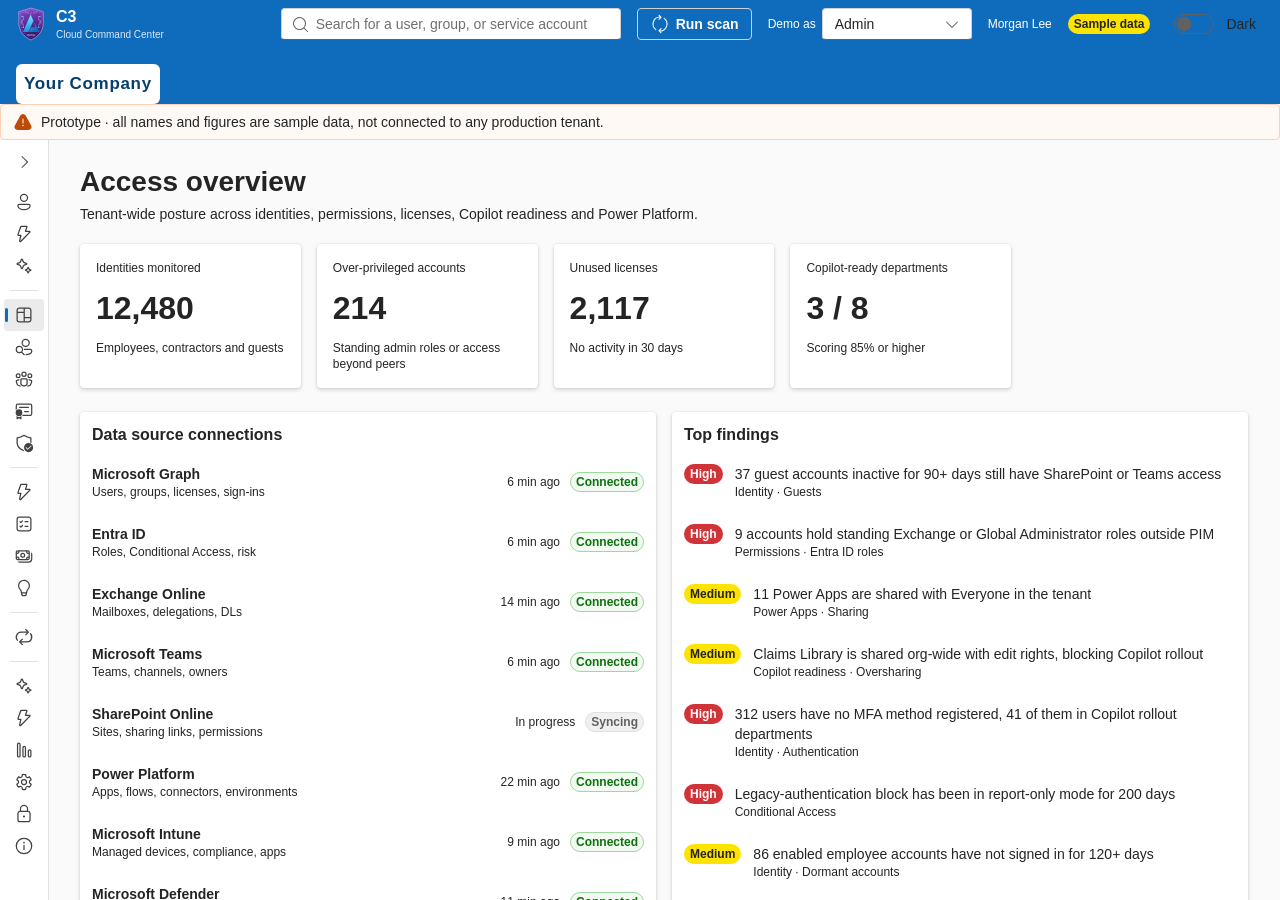
<file: index.html>
<!doctype html>
<html lang="en">
  <head>
    <meta charset="UTF-8" />
    <meta name="viewport" content="width=device-width, initial-scale=1.0" />
    <title>C3</title>
    <style>html,body,#root{height:100%;margin:0;overflow:hidden}</style>
    <link rel="icon" type="image/svg+xml" href="./eaip-logo.svg" />
    <meta name="theme-color" content="#4a2284" />
    <script type="module" crossorigin src="./assets/main-C1pZRd8N.js"></script>
    <link rel="modulepreload" crossorigin href="./assets/modulepreload-polyfill-P2Xu9kJm.js">
    <link rel="stylesheet" crossorigin href="./assets/main-D5Pa1UQq.css">
  </head>
  <body>
    <div id="root"></div>
  </body>
</html>
</file>
<file: assets/main-D5Pa1UQq.css>
.ab{--ab-deep:#04233f;--ab-navy:#063f6b;--ab-ink:#183b5d;--ab-blue:#0090cb;--ab-link:#0062a3;--ab-sky:#7ccbef;--ab-paper:#f7f7f7;--ab-gray:#4a4b4e;--ab-good:#2ba672;--ab-warn:#ffd35f;--ab-bad:#f14760;--ab-serif:"Didot", "Bodoni MT", "Playfair Display", "Iowan Old Style", "Palatino Linotype", Georgia, serif;--ab-mono:"Cascadia Mono", Consolas, "SF Mono", Menlo, monospace;--ab-sans:Lato, "Segoe UI Variable Text", "Segoe UI", system-ui, sans-serif;font-family:var(--ab-sans);color:#fff;margin:-24px -32px;overflow-x:hidden}.ab *,.ab :before,.ab :after{box-sizing:border-box}.ab button{cursor:pointer;font-family:inherit}.ab :focus-visible{outline:2px solid var(--ab-sky);outline-offset:3px}.ab-hero{background:radial-gradient(1200px 700px at 78% 40%, #0b5a94 0%, transparent 60%), linear-gradient(160deg, var(--ab-navy), var(--ab-deep) 70%);grid-template-rows:auto 1fr auto;gap:24px;min-height:min(92vh,880px);padding:26px clamp(20px,5vw,72px) 44px;display:grid;position:relative;overflow:hidden}.ab-hero:before{content:"";z-index:1;pointer-events:none;background:linear-gradient(100deg,#0000 40%,#7ccbef1a 50%,#0000 60%);animation:11s ease-in-out infinite abSweep;position:absolute;inset:-20%}.ab-net{opacity:.75;z-index:0;width:100%;height:100%;position:absolute;inset:0}.ab-mast{z-index:2;font:12px var(--ab-mono);letter-spacing:.18em;text-transform:uppercase;color:var(--ab-sky);border-bottom:1px solid #fff3;flex-wrap:wrap;justify-content:space-between;gap:16px;padding-bottom:14px;display:flex;position:relative}.ab-hero-body{z-index:2;grid-template-columns:minmax(0,1.35fr) minmax(280px,.65fr);align-items:end;gap:40px;display:grid;position:relative}.ab-h1{font-family:var(--ab-serif);letter-spacing:-.035em;margin:0;font-size:clamp(46px,8.4vw,132px);font-weight:400;line-height:.93}.ab-h1 em{color:var(--ab-sky);font-style:italic}.ab-lede{color:#ffffffdb;max-width:560px;margin:28px 0 0;font-size:clamp(16px,1.5vw,20px);line-height:1.55}.ab-cta{flex-wrap:wrap;gap:12px;margin-top:30px;display:flex}.ab-btn{color:#fff;min-height:46px;font:600 13px var(--ab-mono);letter-spacing:.14em;text-transform:uppercase;background:0 0;border:1px solid #fff;border-radius:2px;padding:0 22px;transition:background .2s,color .2s}.ab-btn:hover{color:var(--ab-ink);background:#fff}.ab-btn.solid{background:var(--ab-blue);border-color:var(--ab-blue)}.ab-btn.solid:hover{color:var(--ab-ink);background:#fff;border-color:#fff}.ab-term{-webkit-backdrop-filter:blur(4px);backdrop-filter:blur(4px);height:240px;font:12px/1.9 var(--ab-mono);color:#cfeaf7;background:#031a2fcc;border:1px solid #7ccbef59;padding:12px 14px;position:relative;overflow:hidden}.ab-term:after{content:"";pointer-events:none;background:linear-gradient(#031a2f,#0000 22% 78%,#031a2f);position:absolute;inset:0}.ab-term-track{animation:22s linear infinite abScroll}.ab-term b{color:var(--ab-blue);font-weight:600}.ab-term i{color:var(--ab-good);font-style:normal}.ab-term-cap{z-index:2;letter-spacing:.16em;color:var(--ab-sky);font-size:10px;position:absolute;top:8px;right:12px}.ab-ticker{background:var(--ab-deep);border-block:1px solid #7ccbef40;overflow:hidden}.ab-ticker-track{width:max-content;animation:46s linear infinite abTick;display:flex}.ab-ticker span{font:12px var(--ab-mono);letter-spacing:.2em;text-transform:uppercase;color:var(--ab-sky);white-space:nowrap;padding:14px 28px}.ab-ticker span:after{content:"—";color:var(--ab-blue);margin-left:56px}.ab-stats{background:var(--ab-paper);color:var(--ab-ink);grid-template-columns:repeat(auto-fit,minmax(210px,1fr));display:grid}.ab-stat{border-right:1px solid #dde1e6;padding:clamp(28px,4vw,52px) clamp(20px,3vw,40px)}.ab-stat:last-child{border-right:0}.ab-stat-n{font-family:var(--ab-serif);letter-spacing:-.03em;font-size:clamp(44px,6vw,84px);line-height:1}.ab-stat-l{font:12px/1.5 var(--ab-mono);letter-spacing:.1em;text-transform:uppercase;color:var(--ab-gray);margin-top:10px}.ab-ch{padding:clamp(56px,9vw,120px) clamp(20px,5vw,72px)}.ab-ch.light{color:var(--ab-ink);background:#fff}.ab-ch.dark{background:var(--ab-ink);color:#fff}.ab-ch-in{grid-template-columns:minmax(0,.9fr) minmax(0,1.1fr);align-items:center;gap:clamp(28px,5vw,76px);max-width:1280px;margin:0 auto;display:grid}.ab-ch.flip .ab-copy{order:2}.ab-num{font-family:var(--ab-serif);color:#0000;-webkit-text-stroke:1px currentColor;opacity:.3;font-size:clamp(84px,12vw,180px);line-height:.8}.ab-kick{font:12px var(--ab-mono);letter-spacing:.22em;text-transform:uppercase;color:var(--ab-blue);margin:18px 0 14px}.dark .ab-kick{color:var(--ab-sky)}.ab-h2{font-family:var(--ab-serif);letter-spacing:-.025em;margin:0 0 20px;font-size:clamp(32px,4.4vw,62px);font-weight:400;line-height:1.02}.ab-h2 em{color:var(--ab-link);font-style:italic}.dark .ab-h2 em{color:var(--ab-sky)}.ab-body{opacity:.88;max-width:520px;margin:0 0 22px;font-size:17px;line-height:1.65}.ab-list{max-width:520px;margin:0;padding:0;list-style:none}.ab-list li{border-top:1px solid #7f8c9b59;padding:11px 0 11px 28px;font-size:15px;position:relative}.ab-list li:before{content:"—";color:var(--ab-blue);font-family:var(--ab-mono);position:absolute;left:0}.ab-scene{color:#dff3fb;font-family:var(--ab-mono);background:#031a2f;border-radius:4px;overflow:hidden;box-shadow:0 30px 80px #04233f59,0 0 0 1px #7ccbef4d}.ab-scene:not(.is-live) *,.ab-scene:not(.is-live) :before,.ab-scene:not(.is-live) :after{animation-play-state:paused!important}.ab-bar{letter-spacing:.14em;text-transform:uppercase;background:#021527;border-bottom:1px solid #7ccbef2e;align-items:center;gap:12px;padding:9px 14px;font-size:11px;display:flex}.ab-bar .t{color:var(--ab-sky);text-overflow:ellipsis;white-space:nowrap;flex:1;overflow:hidden}.ab-rec{color:#ff6b81;animation:1.4s steps(2,end) infinite abBlink}.ab-tc{color:#fff;font-variant-numeric:tabular-nums}.ab-stage{aspect-ratio:16/10;padding:18px;position:relative;overflow:hidden}.ab-stage:before{content:"";z-index:3;pointer-events:none;background:repeating-linear-gradient(0deg,#ffffff09 0 1px,#0000 1px 3px);position:absolute;inset:0}.ab-stage:after{content:"";z-index:3;pointer-events:none;background:linear-gradient(100deg,#0000 45%,#7ccbef14 50%,#0000 55%);animation:6s linear infinite abSweep;position:absolute;inset:-30% -60%}.ab-loop{background:#ffffff1a;height:3px}.ab-loop i{background:var(--ab-blue);transform-origin:0;height:100%;animation:10s linear infinite abLoop;display:block}.ab-pill{letter-spacing:.08em;text-transform:uppercase;border-radius:999px;padding:2px 8px;font-size:10px;display:inline-block}.ab-pill.g{color:#6fe0b1;background:#2ba67240}.ab-pill.w{color:var(--ab-warn);background:#ffd35f38}.ab-pill.b{color:#ff8fa0;background:#f1476040}.ab-pill.i{color:var(--ab-sky);background:#0090cb4d}.ab-search{border:1px solid var(--ab-blue);background:#0090cb1a;align-items:center;gap:8px;height:38px;padding:0 12px;font-size:13px;display:flex}.ab-type{white-space:nowrap;--n:18;animation:10s steps(18,end) infinite abType;display:inline-block;overflow:hidden}.ab-caret{background:var(--ab-sky);width:7px;height:16px;animation:1s steps(2,end) infinite abBlink}.ab-tiles{grid-template-columns:repeat(3,1fr);gap:10px;margin-top:14px;display:grid}.ab-tile{background:#7ccbef0f;border:1px solid #7ccbef4d;padding:10px;animation:10s ease-out infinite backwards abTile}.ab-tile h5{letter-spacing:.16em;text-transform:uppercase;color:var(--ab-sky);margin:0 0 8px;font-size:10px;font-weight:400}.ab-sk{background:#ffffff38;border-radius:3px;height:6px;margin-bottom:6px}.ab-cmp{gap:6px;display:grid;position:relative}.ab-cmp-row{border:1px solid #0000;grid-template-columns:1.2fr .5fr .5fr;align-items:center;padding:7px 10px;font-size:12px;display:grid}.ab-cmp-row.h{color:var(--ab-sky);letter-spacing:.16em;text-transform:uppercase;font-size:10px}.ab-cmp-row.diff{animation:5s ease-in-out infinite abDiff}.ab-cmp-row .y{color:#6fe0b1}.ab-cmp-row .n{color:#ff8fa0}.ab-scan{border-bottom:1px solid var(--ab-blue);pointer-events:none;background:linear-gradient(#0000,#0090cb40,#0000);height:36px;animation:5s linear infinite abScan;position:absolute;top:0;left:0;right:0}.ab-seats{grid-template-columns:repeat(14,1fr);gap:7px;display:grid}.ab-seats i{aspect-ratio:1;background:var(--ab-blue);border-radius:50%}.ab-seats i.idle{background:var(--ab-warn);animation:8s ease-in-out infinite abIdle}.ab-swap{height:54px;margin-top:16px;position:relative}.ab-swap div{align-items:baseline;gap:10px;display:flex;position:absolute;inset:0}.ab-swap b{font:400 34px var(--ab-serif)}.ab-swap .a{animation:8s infinite abSwapA}.ab-swap .b{color:#6fe0b1;animation:8s infinite abSwapB}.ab-rd{grid-template-columns:1fr 120px;align-items:center;gap:18px;display:grid}.ab-mx{grid-template-columns:repeat(6,1fr);gap:5px;display:grid}.ab-mx i{background:#1b3b57;border-radius:2px;height:26px;animation:9s ease-in-out infinite abCell}.ab-ring{width:120px;height:120px;position:relative}.ab-ring svg{transform:rotate(-90deg)}.ab-ring circle{fill:none;stroke-width:9px}.ab-ring .bg{stroke:#1b3b57}.ab-ring .fg{stroke:var(--ab-blue);stroke-dasharray:289;stroke-linecap:round;animation:9s ease-in-out infinite abRing}.ab-ring span{font:400 28px var(--ab-serif);place-items:center;display:grid;position:absolute;inset:0}.ab-gv{width:100%;height:100%}.ab-gv .ed{stroke:#7ccbef59;stroke-width:1px;stroke-dasharray:3 5;animation:1.2s linear infinite abDash}.ab-gv .nd{fill:var(--ab-blue)}.ab-gv .orph{fill:var(--ab-bad);animation:7s ease-in-out infinite abOrph}.ab-kpis{z-index:2;flex-wrap:wrap;gap:8px;display:flex;position:absolute;bottom:14px;left:18px;right:18px}.ab-bars{gap:11px;display:grid}.ab-bar-row{grid-template-columns:84px 1fr 54px;align-items:center;gap:10px;font-size:11px;display:grid}.ab-track{background:#ffffff14;height:12px}.ab-fill{background:linear-gradient(90deg, var(--ab-link), var(--ab-blue));height:100%;animation:10s ease-in-out infinite abBar}.ab-save{z-index:2;font:400 30px var(--ab-serif);color:#6fe0b1;animation:10s infinite abSave;position:absolute;bottom:14px;right:18px}.ab-chat{gap:12px;font-size:12px;display:grid}.ab-msg{max-width:92%;padding:10px 12px;line-height:1.7}.ab-msg.u{border:1px solid var(--ab-blue);background:#0090cb40;justify-self:end}.ab-msg.a{background:#ffffff0f;border:1px solid #7ccbef40}.ab-ln{white-space:nowrap;width:calc(var(--n) * 1ch);animation:abLine 13s steps(var(--n)) infinite;display:block;overflow:hidden}.ab-flow{grid-template-columns:repeat(4,1fr);gap:10px;padding-top:34px;display:grid;position:relative}.ab-st{text-align:center;letter-spacing:.1em;text-transform:uppercase;border:1px solid #7ccbef40;padding:14px 10px;font-size:11px;animation:8s ease-in-out infinite abStage}.ab-st small{letter-spacing:0;text-transform:none;opacity:.7;margin-top:6px;display:block}.ab-tok{background:var(--ab-blue);width:14px;height:14px;box-shadow:0 0 16px var(--ab-blue);border-radius:50%;animation:8s linear infinite abTok;position:absolute;top:8px;left:6%}.ab-arch{gap:14px;display:grid}.ab-path{grid-template-columns:repeat(5,auto 1fr) auto;align-items:center;display:grid}.ab-nd{border:1px solid var(--ab-sky);letter-spacing:.08em;text-transform:uppercase;text-align:center;background:#7ccbef14;padding:9px 8px;font-size:10px}.ab-wire{background:repeating-linear-gradient(90deg, var(--ab-blue) 0 6px, transparent 6px 12px);background-size:12px 2px;min-width:8px;height:2px;animation:.7s linear infinite abWire}.ab-chips{flex-wrap:wrap;gap:8px;display:flex}.ab-chips span{letter-spacing:.1em;text-transform:uppercase;border:1px solid #7ccbef59;padding:5px 10px;font-size:10px;animation:6s ease-in-out infinite abGlow}.ab-road{background:var(--ab-paper);color:var(--ab-ink);padding:clamp(48px,7vw,96px) clamp(20px,5vw,72px)}.ab-road-in{max-width:1280px;margin:0 auto}.ab-road h3{font:400 clamp(28px, 3.4vw, 46px) var(--ab-serif);letter-spacing:-.02em;margin:8px 0 28px}.ab-line{background:#d6dbe1;height:3px;margin-bottom:26px;position:relative}.ab-line i{background:var(--ab-blue);transform-origin:0;animation:9s ease-in-out infinite abLoop;position:absolute;inset:0}.ab-phases{grid-template-columns:repeat(auto-fit,minmax(240px,1fr));gap:28px;display:grid}.ab-phase h4{font:12px var(--ab-mono);letter-spacing:.2em;text-transform:uppercase;color:var(--ab-link);margin:0 0 8px}.ab-phase p{color:var(--ab-gray);margin:0;font-size:15px;line-height:1.6}.ab-also{flex-wrap:wrap;gap:10px;margin-top:34px;display:flex}.ab-also span{border:1px solid var(--ab-ink);font:11px var(--ab-mono);letter-spacing:.14em;text-transform:uppercase;padding:8px 14px}.ab-close{text-align:center;background:radial-gradient(900px 500px at 50% 0%, #0b5a94, transparent 70%), var(--ab-deep);padding:clamp(72px,11vw,150px) clamp(20px,5vw,72px)}.ab-close h2{font:400 clamp(38px, 6.6vw, 104px)/.98 var(--ab-serif);letter-spacing:-.03em;max-width:1100px;margin:0 auto 30px}.ab-close h2 em{color:var(--ab-sky)}.ab-close .ab-cta{justify-content:center}.ab-foot{font:11px/1.8 var(--ab-mono);letter-spacing:.12em;text-transform:uppercase;color:#ffffff8c;margin-top:56px}@keyframes abSweep{0%{transform:translate(-30%)}to{transform:translate(30%)}}@keyframes abScroll{to{transform:translateY(-50%)}}@keyframes abTick{to{transform:translate(-50%)}}@keyframes abBlink{50%{opacity:0}}@keyframes abLoop{0%{transform:scaleX(0)}to{transform:scaleX(1)}}@keyframes abType{0%{width:0}14%{width:calc(var(--n) * 1ch)}92%{width:calc(var(--n) * 1ch)}to{width:0}}@keyframes abTile{0%{opacity:0;transform:translateY(14px)}9%,86%{opacity:1;transform:none}96%,to{opacity:0;transform:translateY(-6px)}}@keyframes abDiff{0%,to{background:0 0;border-color:#0000}50%{background:#ffd35f24;border-color:#ffd35f80}}@keyframes abScan{0%{transform:translateY(-40px)}to{transform:translateY(260px)}}@keyframes abIdle{0%,40%{background:var(--ab-warn);transform:scale(1)}50%{transform:scale(1.35)}60%,to{background:var(--ab-blue);transform:scale(1)}}@keyframes abSwapA{0%,38%{opacity:1}48%,to{opacity:0}}@keyframes abSwapB{0%,50%{opacity:0}62%,to{opacity:1}}@keyframes abCell{0%,6%{background:#1b3b57}20%,84%{background:var(--c)}98%,to{background:#1b3b57}}@keyframes abRing{0%{stroke-dashoffset:289px}40%,88%{stroke-dashoffset:110px}to{stroke-dashoffset:289px}}@keyframes abDash{to{stroke-dashoffset:-16px}}@keyframes abOrph{0%,20%{opacity:1;transform:translate(0)}55%{transform:translate(var(--dx), var(--dy));opacity:.25}to{opacity:1;transform:translate(0)}}@keyframes abBar{0%{width:0}28%,56%{width:var(--w)}74%,92%{width:calc(var(--w) - var(--cut))}to{width:0}}@keyframes abSave{0%,70%{opacity:0;transform:translateY(8px)}80%,94%{opacity:1;transform:none}to{opacity:0}}@keyframes abLine{0%{width:0}12%,88%{width:calc(var(--n) * 1ch)}to{width:0}}@keyframes abStage{0%{background:0 0;border-color:#7ccbef40}6%,22%{border-color:var(--ab-blue);background:#0090cb38}30%,to{background:0 0;border-color:#7ccbef40}}@keyframes abTok{0%{left:6%}to{left:92%}}@keyframes abWire{to{background-position-x:12px}}@keyframes abGlow{0%,to{background:0 0}50%{background:#0090cb38}}@keyframes abPulse{0%{opacity:.8;transform:scale(1)}to{opacity:0;transform:scale(3.4)}}@media (width<=900px){.ab-hero-body,.ab-ch-in{grid-template-columns:1fr}.ab-ch.flip .ab-copy{order:0}.ab-term{height:170px}.ab-stage{aspect-ratio:auto;min-height:300px}.ab-tiles{grid-template-columns:repeat(2,1fr)}.ab-seats{grid-template-columns:repeat(10,1fr)}.ab-rd{grid-template-columns:1fr;justify-items:center}.ab-flow{grid-template-columns:repeat(2,1fr)}.ab-tok{display:none}.ab-path{grid-template-columns:1fr;gap:4px}.ab-wire{background:repeating-linear-gradient(180deg, var(--ab-blue) 0 6px, transparent 6px 12px);justify-self:center;width:2px;height:14px}}@media (prefers-reduced-motion:reduce){.ab *,.ab :before,.ab :after{animation:none!important}}
</file>
